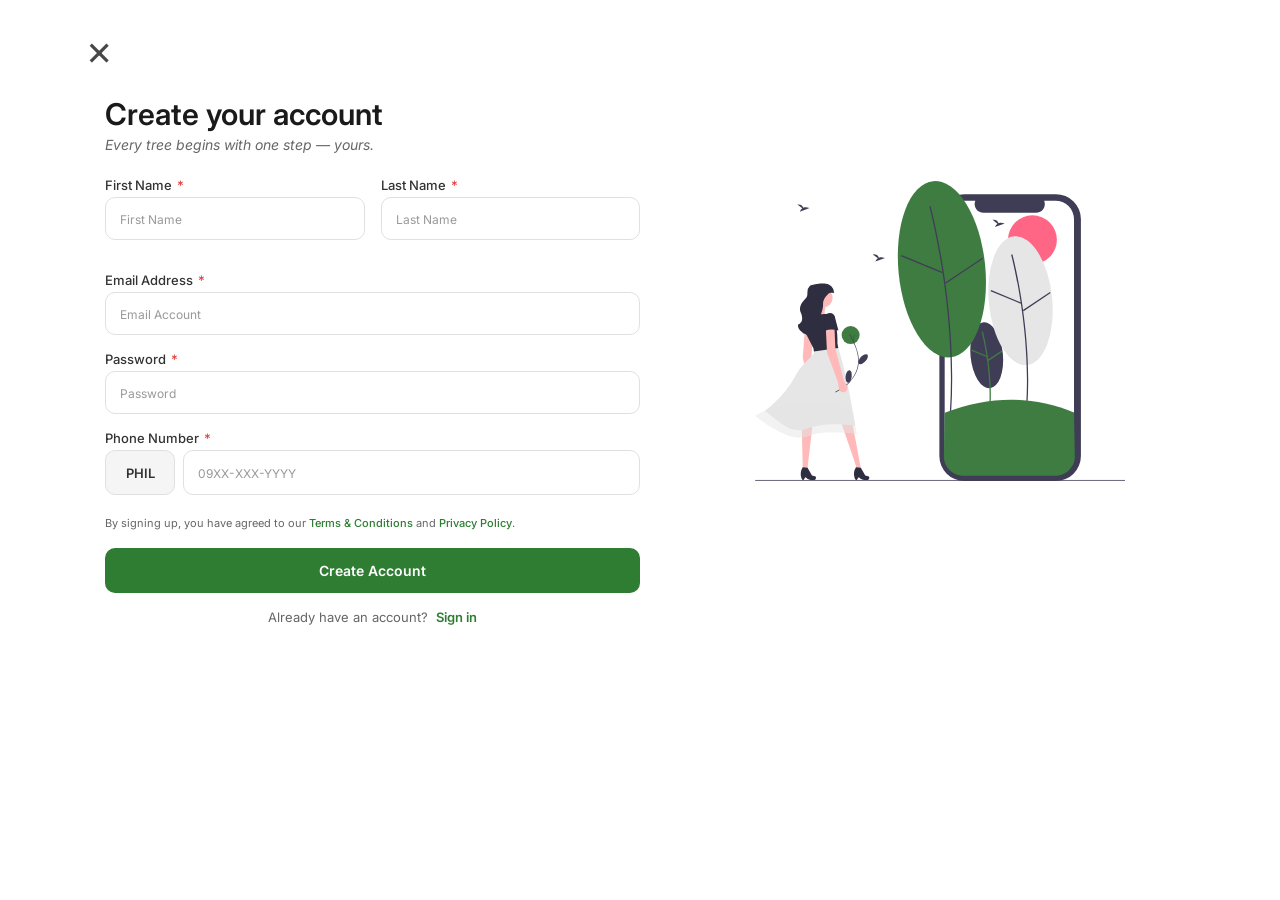
<file: pages/login.html>
<!DOCTYPE html>
<html lang="en">

<head>
    <meta charset="UTF-8">
    <meta name="viewport" content="width=device-width, initial-scale=1.0">
    <title>Create Account</title>
    <link rel="preconnect" href="https://fonts.googleapis.com">
    <link rel="preconnect" href="https://fonts.gstatic.com" crossorigin>
    <link
        href="https://fonts.googleapis.com/css2?family=Inter:ital,opsz,wght@0,14..32,100..900;1,14..32,100..900&display=swap"
        rel="stylesheet">
    <link rel="stylesheet" href="login.css">
</head>

<body>
    <div class="login-container">
        <!-- Two-column layout -->
        <span class="close-btn" onclick="parent.hideLogin && parent.hideLogin()">×</span>

        <div class="login-grid">
            <!-- LEFT COLUMN - Form -->
            <div class="form-column">

                <!-- Header -->
                <h1>Create your account</h1>
                <p class="subtitle">Every tree begins with one step — yours.</p>

                <!-- Form -->
                <form>
                    <!-- First Name & Last Name row -->
                    <div class="form-row">
                        <div class="form-group">
                            <label>First Name <span class="required">*</span></label>
                            <input type="text" placeholder="First Name">
                        </div>
                        <div class="form-group">
                            <label>Last Name <span class="required">*</span></label>
                            <input type="text" placeholder="Last Name">
                        </div>
                    </div>

                    <!-- Email Address -->
                    <div class="form-group">
                        <label>Email Address <span class="required">*</span></label>
                        <input type="email" placeholder="Email Account">
                    </div>

                    <!-- Password section -->
                    <div class="form-group">
                        <label>Password <span class="required">*</span></label>
                        <div class="password-input-wrapper" id="signupPasswordWrapper">
                            <input type="password" placeholder="Password" class="password-input" id="signupPassword">
                            <button class="toggle-password" type="button" onclick="togglePassword(this)"
                                style="display: none;">
                                <img src="eye-off.svg" alt="Hide" class="eye-icon eye-off">
                                <img src="eye.svg" alt="Show" class="eye-icon eye-on" style="display: none;">
                            </button>
                        </div>
                    </div>

                    <!-- Phone Number -->
                    <div class="form-group">
                        <label>Phone Number <span class="required">*</span></label>
                        <div class="phone-input">
                            <span class="country-code">PHIL</span>
                            <input type="tel" placeholder="09XX-XXX-YYYY" class="phone-field">
                        </div>
                    </div>

                    <!-- Terms and Conditions -->
                    <div class="terms">
                        By signing up, you have agreed to our <a href="#">Terms & Conditions</a> and <a href="#">Privacy
                            Policy</a>.
                    </div>

                    <!-- Create Account Button -->
                    <button type="submit" class="create-btn">Create Account</button>

                    <!-- Sign In Link -->
                    <div class="signin-link">
                        Already have an account? <a href="#"
                            onclick="parent.switchToSignIn && parent.switchToSignIn()">Sign in</a>
                    </div>
                </form>
            </div>

            <!-- RIGHT COLUMN - Image -->
            <div class="image-column">
                <img src="login-img.svg" alt="Tree planting" class="side-image">
                <!-- Optional overlay text -->
            </div>
        </div>
    </div>
    <script src="password-toggle.js"></script>
</body>

</html>
</file>
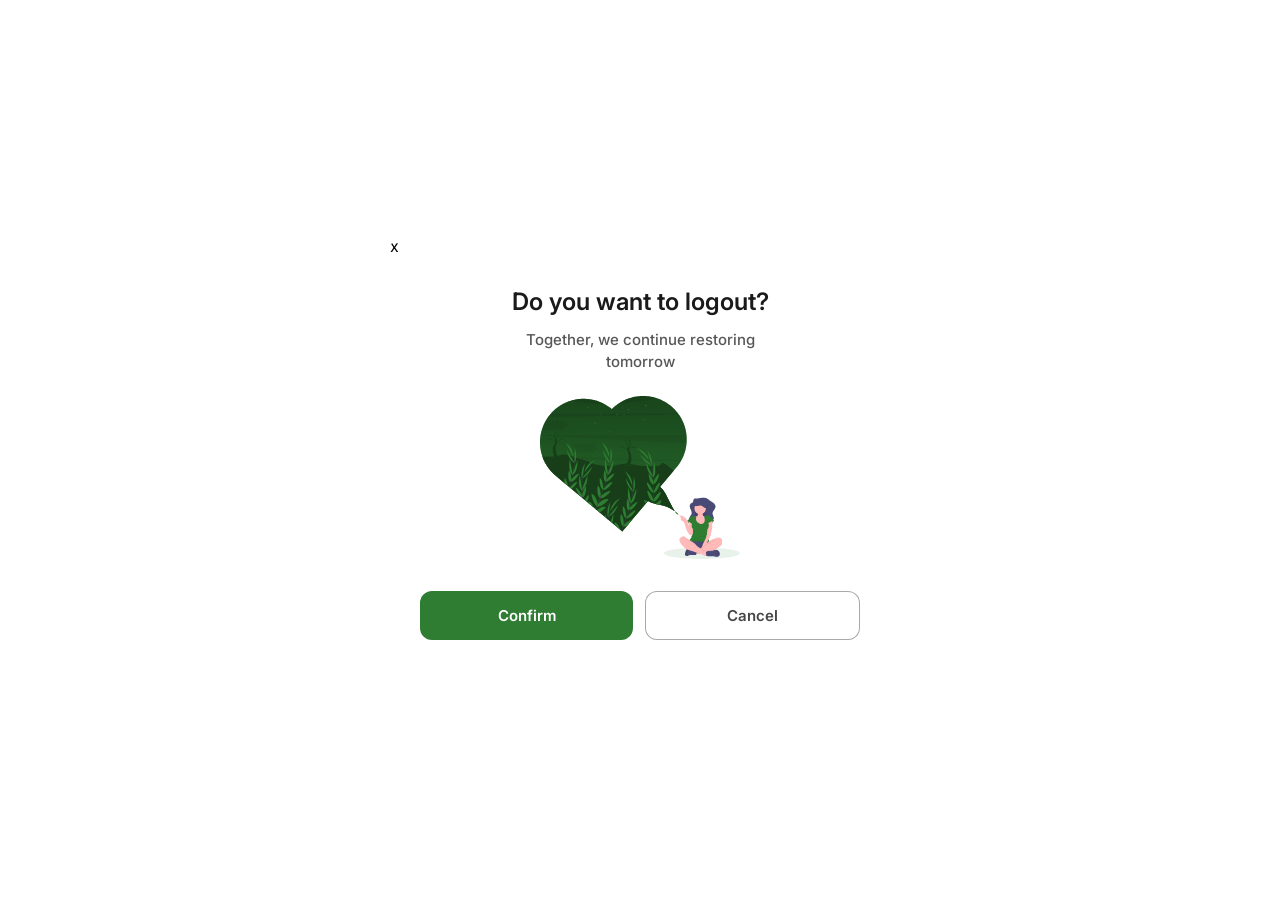
<file: pages/logout.html>
<!DOCTYPE html>
<html lang="en">

<head>
    <meta charset="UTF-8">
    <meta name="viewport" content="width=device-width, initial-scale=1.0">
    <title>Document</title>
    <link rel="preconnect" href="https://fonts.googleapis.com">
    <link rel="preconnect" href="https://fonts.gstatic.com" crossorigin>
    <link
        href="https://fonts.googleapis.com/css2?family=Inter:ital,opsz,wght@0,14..32,100..900;1,14..32,100..900&display=swap"
        rel="stylesheet">
    <link rel="stylesheet" href="logout.css">
</head>

<body>
    <div class="logout-container">
        <span class="close-btn">x</span>
        <div class="logout-content">
            <h1>Do you want to logout?</h1>
            <p>Together, we continue restoring tomorrow</p>
            <img src="logout-pic.svg" alt="" class="logoutPic">

            <div class="button-group">
                <button class="confirm-btn">Confirm</button>
                <button class="cancel-btn">Cancel</button>
            </div>
        </div>
    </div>
</body>

</html>
</file>
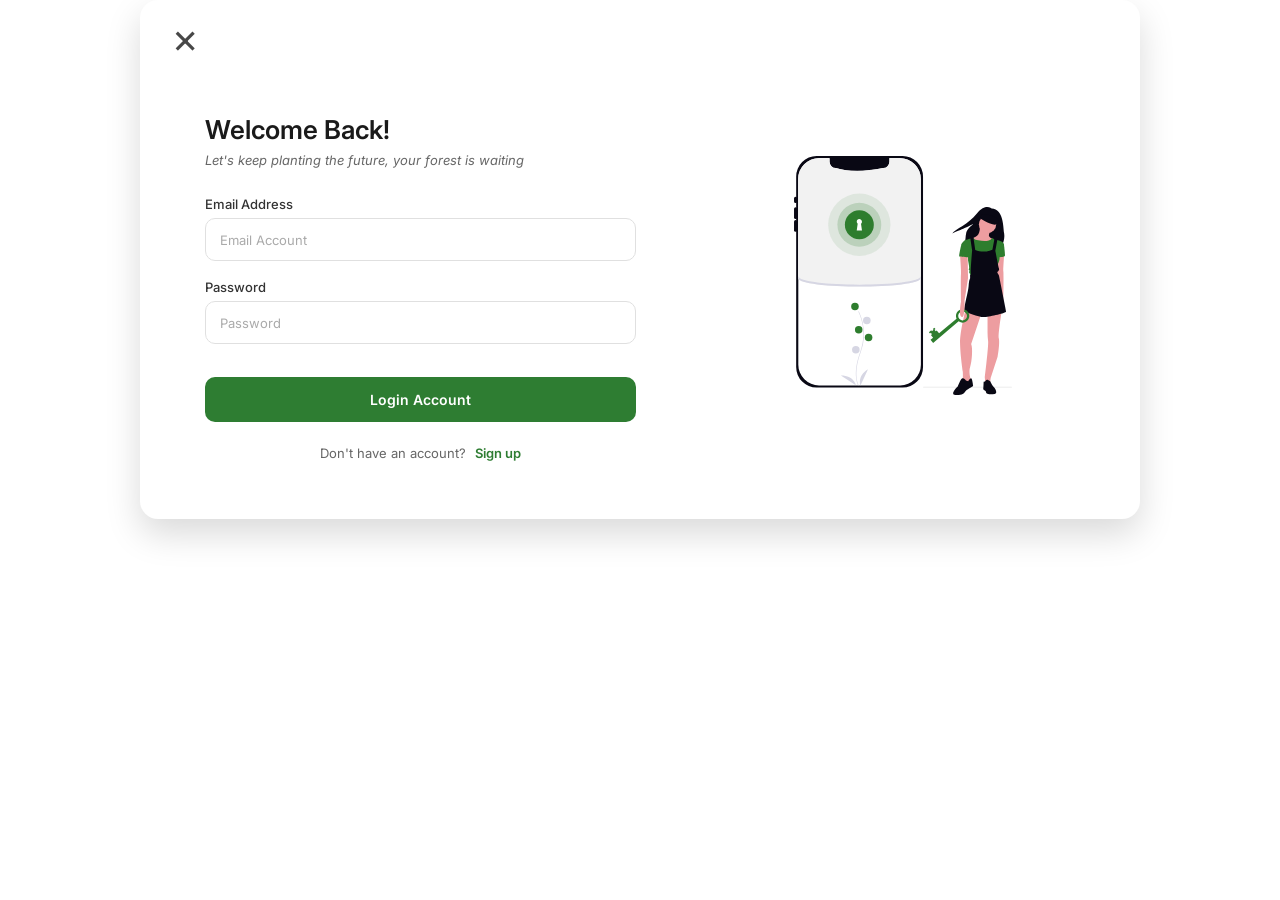
<file: pages/sign-in.html>
<!DOCTYPE html>
<html lang="en">

<head>
    <meta charset="UTF-8">
    <meta name="viewport" content="width=device-width, initial-scale=1.0">
    <title>Sign-in</title>
    <link rel="preconnect" href="https://fonts.googleapis.com">
    <link rel="preconnect" href="https://fonts.gstatic.com" crossorigin>
    <link
        href="https://fonts.googleapis.com/css2?family=Inter:ital,opsz,wght@0,14..32,100..900;1,14..32,100..900&display=swap"
        rel="stylesheet">
    <link rel="stylesheet" href="sign-in.css">
</head>

<body>
    <div class="signIn-container">

        <span class="close-btn" onclick="parent.hideLogin && parent.hideLogin()">×</span>

        <div class="signIn-grid">
            <!-- LEFT COLUMN - Form -->
            <div class="form-column">


                <h1>Welcome Back!</h1>
                <p class="subtitle">Let's keep planting the future, your forest is waiting</p>


                <form>

                    <div class="form-group">
                        <label>Email Address</label>
                        <input type="email" placeholder="Email Account">
                    </div>


                    <div class="form-group">
                        <label>Password</label>
                        <div class="password-input-wrapper" id="signinPasswordWrapper">
                            <input type="password" placeholder="Password" class="password-input" id="signinPassword">
                            <button class="toggle-password" type="button" onclick="togglePassword(this)"
                                style="display: none;">
                                <img src="eye-off.svg" alt="Hide" class="eye-icon eye-off">
                                <img src="eye.svg" alt="Show" class="eye-icon eye-on" style="display: none;">
                            </button>
                        </div>
                    </div>

                    <button type="submit" class="login-btn">Login Account</button>

                    <div class="signin-link">
                        Don't have an account? <a href="#"
                            onclick="parent.switchToSignUp && parent.switchToSignUp()">Sign up</a>
                    </div>
                </form>
            </div>

            <!-- RIGHT COLUMN - Image -->
            <div class="image-column">
                <img src="login03.svg" alt="Tree planting" class="side-image">

            </div>
        </div>
    </div>
    <script src="password-toggle.js"></script>
</body>

</html>
</file>
<file: pages/login.css>
* {
  margin: 0;
  padding: 0;
  box-sizing: border-box;
}

body {
  font-family: "Inter", sans-serif;
  background: transparent;
  width: 100%;
  height: 100%;
  display: block;
  min-height: 0;
}

.login-container {
  width: 100%;
  max-width: 1200px;
  background: white;
  border-radius: 18px;
  overflow: hidden;
  margin: 0 auto;
}

/* Two-column grid layout */
.login-grid {
  display: grid;
  grid-template-columns: 1fr 1fr;
  min-height: 600px;
}

/* LEFT COLUMN - Form */
.form-column {
  padding: 5px 0 0 65px; /* Slightly reduced padding */
  position: relative;
  overflow-y: auto; /* Only scroll if content overflows */
}

.phone-input {
  display: flex;
  gap: 8px;
  width: 100%;
  align-items: stretch;
}

.country-code {
  width: 70px;
  padding: 0;
  background: #f5f5f5;
  border: 1.5px solid #e0e0e0;
  border-radius: 10px;
  font-size: 13px;
  color: #333;
  font-weight: 600;
  display: flex;
  align-items: center;
  justify-content: center;
  height: auto;
  min-height: 45px;
  box-sizing: border-box;
}

.phone-field {
  flex: 1;
  padding: 12px 14px;
  border: 1.5px solid #e0e0e0;
  border-radius: 10px;
  font-size: 14px;
  height: auto;
  min-height: 45px;
  box-sizing: border-box;
}
/* RIGHT COLUMN - Image */
.image-column {
  position: relative;
  background: white;
  overflow: hidden;
  display: flex;
  align-items: center;
  justify-content: center;
}

.side-image {
  width: 70%;
  height: auto;
  max-height: 70%;
  object-fit: contain;
  display: block;
  transform: scaleX(-1);
  padding-bottom: 20%;
}

/* Close button */
.close-btn {
  font-size: 42px;
  cursor: pointer;
  color: #474747;
  margin-bottom: 16px; /* Reduced margin */
  display: inline-block;
  transition: color 0.2s;
  padding-top: 24px;
  padding-left: 46px;
}

.close-btn:hover {
  color: #333;
}

/* Header */
h1 {
  font-size: 30px; /* Slightly smaller */
  font-weight: 600;
  color: #1a1a1a;
  margin-bottom: 4px;
}

.subtitle {
  font-size: 14px;
  color: #666;
  margin-bottom: 24px; /* Reduced margin */
  font-style: italic;
}

/* Form groups */
.form-row {
  display: grid;
  grid-template-columns: 1fr 1fr;
  gap: 16px;
  margin-bottom: 16px; /* Reduced margin */
}

.form-group {
  margin-bottom: 16px; /* Reduced margin */
}

label {
  display: block;
  font-size: 13px; /* Slightly smaller */
  font-weight: 500;
  color: #333;
  margin-bottom: 4px; /* Reduced margin */
}

.required {
  color: #e53e3e;
  margin-left: 2px;
}

input {
  width: 100%;
  padding: 12px 14px;
  border: 1.5px solid #e0e0e0;
  border-radius: 10px;
  font-size: 14px;
  font-family: "Inter", sans-serif;
  transition: all 0.2s;
}

input:focus {
  outline: none;
  border-color: #2e7d32;
}

input::placeholder {
  color: #999;
  font-size: 12px;
}

/* Password Input */

.password-input-wrapper {
  position: relative;
  display: flex;
  align-items: center;
  width: 100%;
}

.password-input {
  width: 100%;
  padding: 12px 14px;
  padding-right: 45px;
  border: 1.5px solid #e0e0e0;
  border-radius: 10px;
  font-size: 14px;
  font-family: "Inter", sans-serif;
  transition: all 0.2s;
}

.toggle-password {
  position: absolute;
  right: 10px;
  background: none;
  border: none;
  cursor: pointer;
  padding: 0;
  display: none; /* Hidden by default */
  align-items: center;
  justify-content: center;
  width: 30px;
  height: 30px;
  z-index: 2;
  transition: opacity 0.2s;
}

.toggle-password:hover {
  opacity: 0.7;
}

.toggle-password img {
  width: 20px;
  height: 20px;
  position: absolute;
  top: 50%;
  left: 50%;
  transform: translate(-50%, -50%);
  filter: brightness(0) invert(0);
}

.eye-off {
  display: inline; /* Shown by default */
}

.eye-on {
  display: none; /* Hidden by default */
}

/* Show toggle button when input is focused or has content */
.password-input:focus + .toggle-password,
.password-input:not(:placeholder-shown) + .toggle-password {
  display: flex;
}

/* Terms text */
.terms {
  font-size: 11px; /* Smaller */
  color: #666;
  line-height: 1.5;
  margin: 20px 0 16px; /* Reduced margins */
}

.terms a {
  color: #2e7d32;
  text-decoration: none;
  font-weight: 500;
}

.terms a:hover {
  text-decoration: underline;
}

/* Create account button */
.create-btn {
  width: 100%;
  padding: 14px; /* Reduced padding */
  background: #2e7d32;
  color: white;
  border: none;
  border-radius: 10px;
  font-size: 14px; /* Slightly smaller */
  font-weight: 600;
  font-family: "Inter", sans-serif;
  cursor: pointer;
  transition: all 0.2s;
  margin-bottom: 16px; /* Reduced margin */
}

.create-btn:hover {
  background: #1b5e20;
  transform: translateY(-1px);
  box-shadow: 0 8px 16px rgba(46, 125, 50, 0.2);
}

/* Sign in link */
.signin-link {
  text-align: center;
  font-size: 13px; /* Smaller */
  color: #666;
}

.signin-link a {
  color: #2e7d32;
  text-decoration: none;
  font-weight: 600;
  margin-left: 4px;
}

.signin-link a:hover {
  text-decoration: underline;
}

/* Mobile responsive */
@media (max-width: 900px) {
  .login-grid {
    grid-template-columns: 1fr;
    min-height: auto; /* Auto height on mobile */
  }

  .image-column {
    display: none; /* Hide image on mobile */
  }

  .form-column {
    padding: 32px;
  }

  .login-container {
    max-width: 500px;
  }
}

@media (max-width: 480px) {
  .form-row {
    grid-template-columns: 1fr;
    gap: 0;
  }

  .form-column {
    padding: 24px;
  }

  h1 {
    font-size: 26px;
  }
}
</file>
<file: pages/logout.css>
* {
  padding: 0;
  margin: 0;
  box-sizing: border-box;
  font-family: "Inter", sans-serif;
}

body {
  background: transparent;
  width: 100%;
  height: 100%;
  display: flex;
  justify-content: center;
  align-items: center;
  min-height: 100vh;
}

.logout-container {
  width: 100%;
  max-width: 500px;
  background: white;
  border-radius: 14px;
  overflow: hidden;
  margin: 0 auto;
  position: relative;
}

/* .close-btn {
  font-size: 42px;
  cursor: pointer;
  color: #474747;
  margin-bottom: 12px;
  display: inline-block;
  padding-left: 12px;
  transition: color 0.2s;
}

.close-btn:hover {
  color: #333;
} */

.logout-content {
  display: flex;
  flex-direction: column;
  align-items: center;
  text-align: center;
  gap: 12px;
  padding: 30px 30px 0px;
}

.logoutPic {
  width: 200px;
  height: auto;
  max-height: 100%;
  object-fit: contain;
  display: block;
  margin: 10px 0 10px;
}

h1 {
  font-size: 24px;
  font-weight: 600;
  color: #1a1a1a;
  line-height: 1.3;
  margin: 0;
}

p {
  font-size: 15px;
  color: #575757;
  line-height: 1.5;
  font-weight: 500;
  max-width: 300px;
}

.button-group {
  display: flex;
  gap: 12px;
  width: 100%;
  margin-top: 10px;
  margin-bottom: 24px;
}

.confirm-btn {
  flex: 1;
  padding: 14px 10px;
  background: #2e7d32;
  color: white;
  border: none;
  border-radius: 12px;
  font-size: 15px;
  font-weight: 600;
  cursor: pointer;
  transition: all 0.2s;
}

.confirm-btn:hover {
  background: #1b5e20;
  transform: translateY(-1px);
}

.cancel-btn {
  flex: 1;
  padding: 14px 10px;
  background: white;
  color: #474747;
  border: 1px solid #6666668e;
  border-radius: 12px;
  font-size: 15px;
  font-weight: 600;
  cursor: pointer;
  transition: all 0.2s;
}

.cancel-btn,
.confirm-btn {
  text-decoration: none !important;
}

.cancel-btn:hover {
  transform: translateY(-1px);
}

@media (max-width: 480px) {
  .logout-container {
    max-width: 90%;
    padding: 30px 20px 25px;
  }
  .logoutPic {
    width: 150px;
    max-height: 150px;
  }

  h1 {
    font-size: 22px;
  }

  p {
    font-size: 14px;
  }

  .confirm-btn,
  .cancel-btn {
    padding: 12px 8px;
    font-size: 14px;
  }
}
</file>
<file: pages/sign-in.css>
* {
  margin: 0;
  padding: 0;
  box-sizing: border-box;
  font-family: "Inter", sans-serif;
}

body {
  background: transparent;
  width: 100%;
  height: 100%;
  display: block;
  min-height: 0;
}

.signIn-container {
  width: 100%;
  max-width: 1000px;
  background-color: white;
  border-radius: 18px;
  overflow: hidden;
  margin: 0 auto;
  box-shadow: 0 15px 35px rgba(0, 0, 0, 0.15);
}

.signIn-grid {
  display: grid;
  grid-template-columns: 1fr 0.9fr;
  min-height: 440px;
}

/* LEFT COLUMN */

.form-column {
  padding: 35px 30px 35px 65px;
  position: relative;
  overflow-y: auto;
  display: flex;
  flex-direction: column;
}

/* RIGHT COLUMN */
.image-column {
  position: relative;
  background: transparent;
  overflow: hidden;
  display: flex;
  align-items: center;
  justify-content: center;
}

.side-image {
  width: 70%;
  height: auto;
  max-height: 65%;
  object-fit: contain;
  display: block;
  padding-bottom: 10%;
}

.close-btn {
  font-size: 42px;
  cursor: pointer;
  color: #474747;
  margin-bottom: 16px; /* Reduced margin */
  display: inline-block;
  padding-top: 12px;
  padding-left: 32px;
}

/* Header */

h1 {
  font-size: 26px;
  font-weight: 600;
  color: #1a1a1a;
  margin-bottom: 6px;
  line-height: 1.2;
}

.subtitle {
  font-size: 13px;
  color: #666;
  margin-bottom: 25px;
  font-style: italic;
  line-height: 1.5;
  max-width: 95%;
}

/* Form groups */

.form-group {
  margin-bottom: 18px;
  width: 100%;
}

label {
  display: block;
  font-size: 13px;
  font-weight: 500;
  color: #333;
  margin-bottom: 6px;
}

input {
  width: 100%;
  padding: 12px 14px;
  border: 1.5px solid #e0e0e0;
  border-radius: 10px;
  font-size: 14px;
  transition: all 0.2s;
}

input:focus {
  outline: none;
  border-color: #2e7d32;
}

input::placeholder {
  color: #aaa;
  font-size: 13px;
}

/* Password Input */

.password-input-wrapper {
  position: relative;
  display: flex;
  align-items: center;
  width: 100%;
}

.password-input {
  width: 100%;
  padding: 12px 14px;
  padding-right: 45px;
  border: 1.5px solid #e0e0e0;
  border-radius: 10px;
  font-size: 14px;
  transition: all 0.2s;
  font-family: "Inter", sans-serif;
}

.toggle-password {
  position: absolute;
  right: 10px;
  background: none;
  border: none;
  cursor: pointer;
  padding: 0;
  display: none; /* Hidden by default */
  align-items: center;
  justify-content: center;
  width: 30px;
  height: 30px;
  z-index: 2;
  transition: opacity 0.2s;
}

.toggle-password:hover {
  opacity: 0.7;
}

.toggle-password img {
  width: 20px;
  height: 20px;
  position: absolute;
  top: 50%;
  left: 50%;
  transform: translate(-50%, -50%);
  filter: brightness(0) invert(0);
}

.forgot-password {
  padding-top: 15px;
  display: flex;
}

.forgot-password label {
  flex-grow: 1;
  text-align: end;
  font-weight: 600;
}

.forgot-password label:hover {
  text-decoration: underline;
  cursor: pointer;

}

.eye-off {
  display: inline; /* Shown by default */
}

.eye-on {
  display: none; /* Hidden by default */
}

/* Login button */

.login-btn {
  width: 100%;
  padding: 14px;
  background: #2e7d32;
  color: white;
  border: none;
  border-radius: 10px;
  font-size: 14px;
  font-weight: 600;
  cursor: pointer;
  transition: all 0.3s;
  margin: 15px 0 18px;
  font-family: "Inter", sans-serif;
  display: inline-flex;
  align-items: center;
  justify-content: center;
  gap: 8px;
}

.login-btn:hover:not(:disabled) {
  background: #1b5e20;
  transform: translateY(-1px);
}

.login-btn:disabled {
  cursor: wait;
  opacity: 0.9;
}

.btn-spinner {
  width: 16px;
  height: 16px;
  border: 2px solid rgba(255, 255, 255, 0.4);
  border-top-color: #ffffff;
  border-radius: 50%;
  display: none;
  animation: signin-spin 0.8s linear infinite;
}

.login-btn.is-loading .btn-spinner {
  display: inline-block;
}

.login-btn.is-loading .btn-text {
  opacity: 0.9;
}

@keyframes signin-spin {
  to {
    transform: rotate(360deg);
  }
}

/* Sign in link */

.signin-link {
  text-align: center;
  font-size: 13px;
  color: #666;
  padding: 5px 0;
}

.signin-link a {
  color: #2e7d32;
  text-decoration: none;
  font-weight: 600;
  margin-left: 5px;
  transition: color 0.2s;
}

.signin-link a:hover {
  text-decoration: underline;
  color: #1b5e20;
}

.error-message {
    display: block;
    padding: 14px;
    background: #ffddddb2;
    /* border: 1px solid #e53935; */
    opacity: 0.8;
    color: #e53935;
    font-weight: 600;
    font-size: 13px;
    text-align: center;
    border-radius: 8px;
    margin-bottom: 15px;
}

/* Desktop (992px - 1199px) */
@media (max-width: 1199px) {
  .signIn-container {
    max-width: 95%;
  }
}

/* Tablet Landscape (768px - 991px) */
@media (max-width: 991px) {
  .signIn-container {
    max-width: 550px; /* Centered form on tablet */
  }

  .signIn-grid {
    grid-template-columns: 1fr; /* Stack columns */
    min-height: auto;
  }

  .image-column {
    display: none; /* Hide image on tablet */
  }

  .form-column {
    padding: 40px;
    max-width: 100%;
  }

  h1 {
    font-size: 28px;
    text-align: center;
  }

  .subtitle {
    text-align: center;
    max-width: 100%;
    margin: 0 auto 25px;
  }
}

/* Mobile Landscape (480px - 767px) */
@media (max-width: 767px) {
  .signIn-container {
    max-width: 95%;
  }

  .form-column {
    padding: 30px 25px;
  }

  h1 {
    font-size: 24px;
  }

  .subtitle {
    font-size: 13px;
    margin-bottom: 20px;
  }

  input,
  .password-input {
    padding: 11px 13px;
  }

  .login-btn {
    padding: 13px;
    font-size: 14px;
  }
}

/* Mobile Portrait (below 480px) */
@media (max-width: 479px) {
  .form-column {
    padding: 25px 20px;
  }

  h1 {
    font-size: 22px;
  }

  .subtitle {
    font-size: 12px;
    margin-bottom: 15px;
  }

  .close-btn {
    font-size: 30px;
  }

  input,
  .password-input {
    padding: 10px 12px;
    font-size: 13px;
  }

  .toggle-password {
    width: 30px;
    height: 30px;
  }

  .login-btn {
    padding: 12px;
    font-size: 13px;
  }

  .signin-link {
    font-size: 12px;
  }
}
</file>
